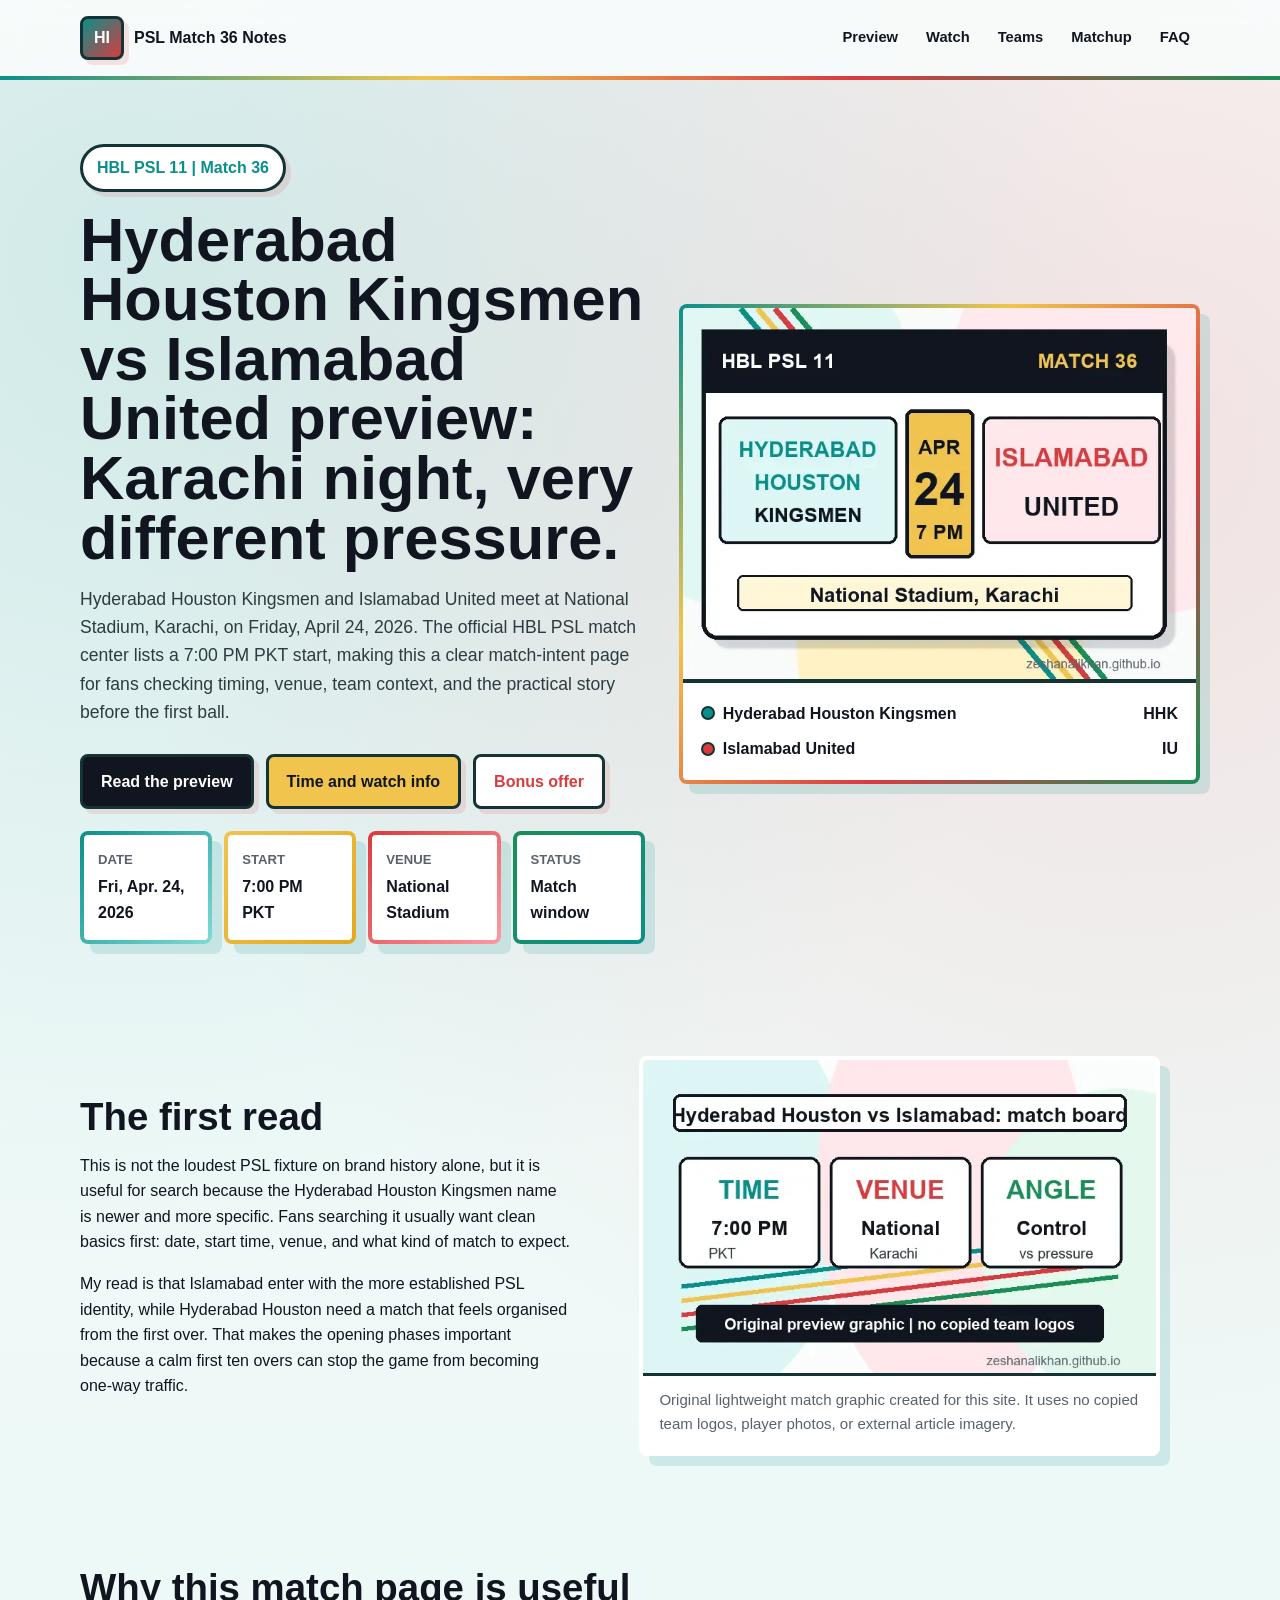
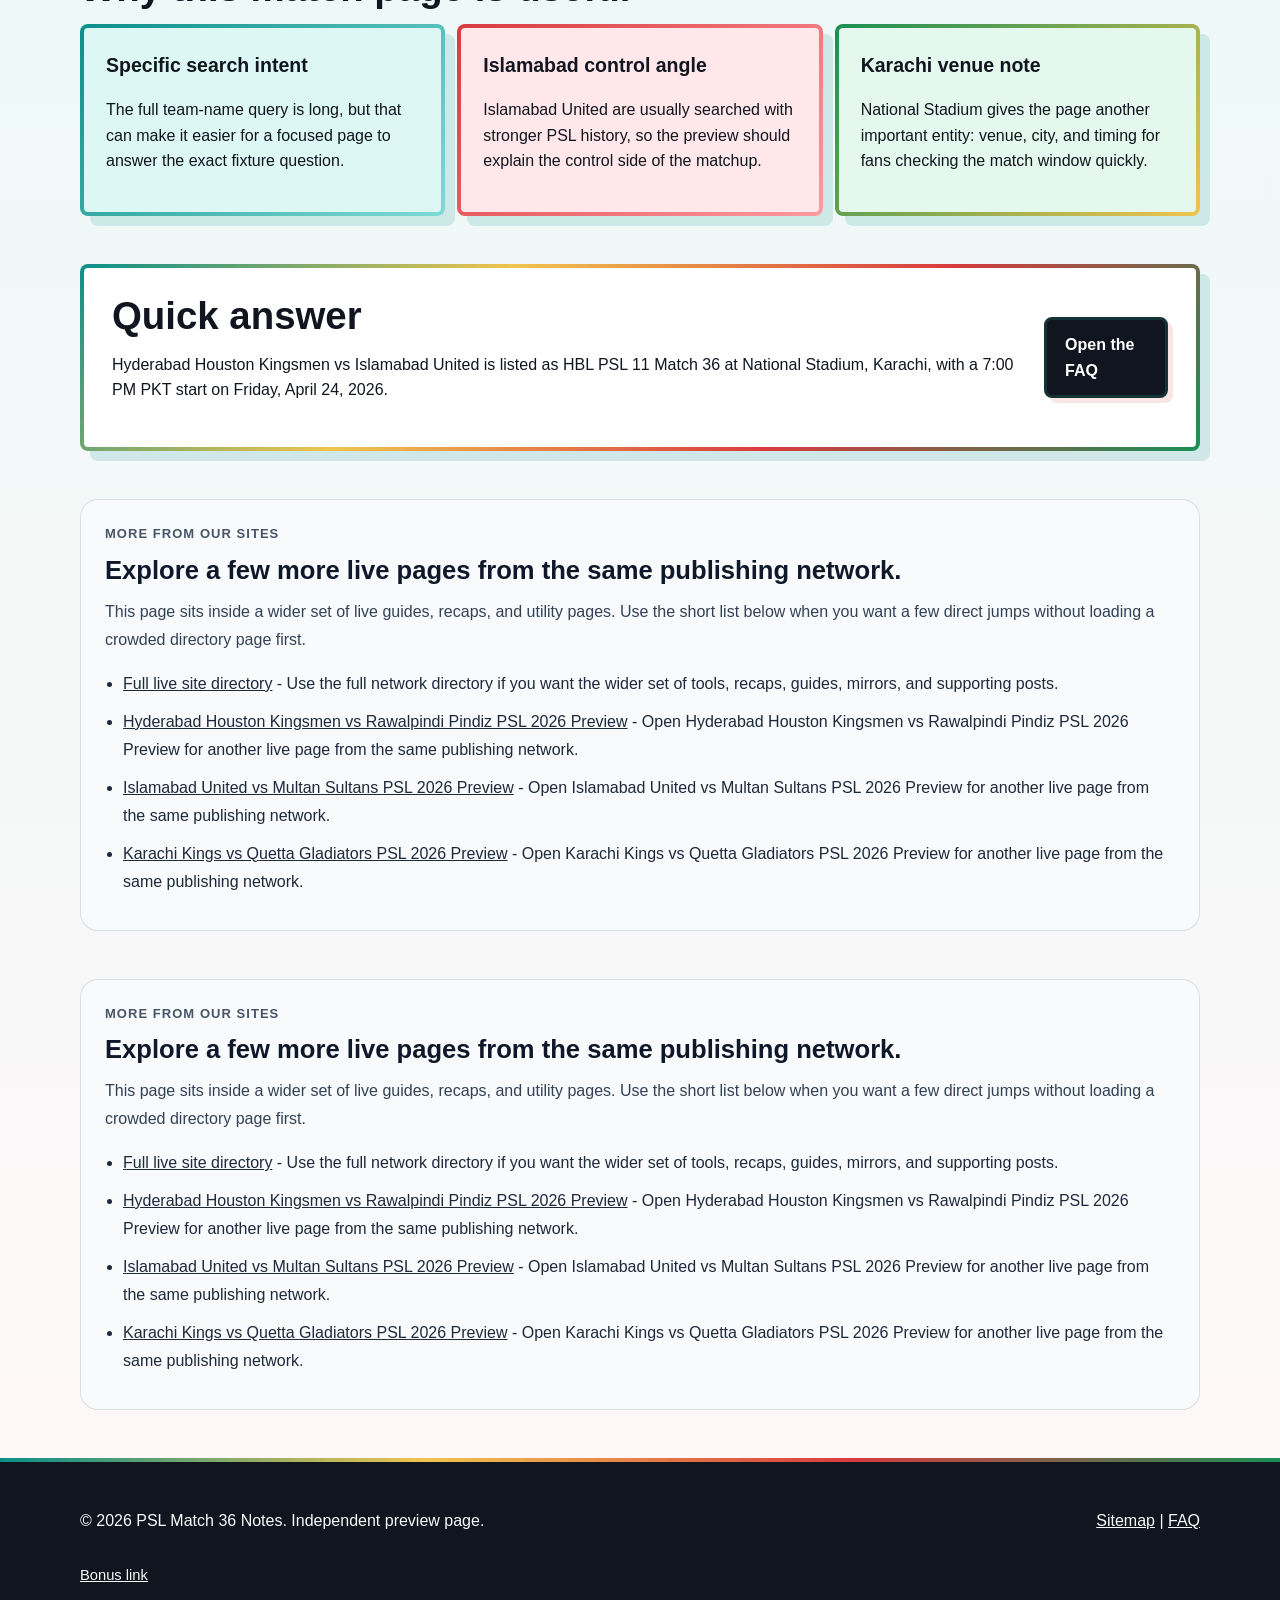
<file: index.html>
<!doctype html>
<html lang="en">
  <head>
    <meta charset="utf-8">
    <meta name="viewport" content="width=device-width, initial-scale=1">
    <meta name="google-site-verification" content="zPeMqoo2h3M_oqIertTkiu1rAj5quQBwW_J42bXbuFM">
    <title>Hyderabad Houston Kingsmen vs Islamabad United PSL 2026 Preview</title>
    <meta name="description" content="Original Hyderabad Houston Kingsmen vs Islamabad United HBL PSL 11 preview with match time, National Stadium venue notes, team context, and matchup angles.">
    <link rel="canonical" href="https://zeshanalikhan.github.io/hyderabad-houston-kingsmen-islamabad-united-psl-preview/">
    <meta property="og:title" content="Hyderabad Houston Kingsmen vs Islamabad United PSL 2026 Preview">
    <meta property="og:description" content="Hyderabad Houston Kingsmen meet Islamabad United in HBL PSL 11 Match 36 at National Stadium, Karachi.">
    <meta property="og:type" content="website">
    <meta property="og:url" content="https://zeshanalikhan.github.io/hyderabad-houston-kingsmen-islamabad-united-psl-preview/">
    <meta property="og:image" content="https://zeshanalikhan.github.io/hyderabad-houston-kingsmen-islamabad-united-psl-preview/assets/images/hhk-islamabad-hero.webp">
    <meta name="twitter:card" content="summary_large_image">
    <link rel="stylesheet" href="styles.css">
    <script type="application/ld+json">
      {
        "@context": "https://schema.org",
        "@type": "SportsEvent",
        "name": "Hyderabad Houston Kingsmen vs Islamabad United",
        "startDate": "2026-04-24T19:00:00+05:00",
        "eventStatus": "https://schema.org/EventScheduled",
        "eventAttendanceMode": "https://schema.org/OfflineEventAttendanceMode",
        "location": {
          "@type": "Place",
          "name": "National Stadium",
          "address": {
            "@type": "PostalAddress",
            "addressLocality": "Karachi",
            "addressCountry": "PK"
          }
        },
        "homeTeam": {"@type": "SportsTeam", "name": "Hyderabad Houston Kingsmen"},
        "awayTeam": {"@type": "SportsTeam", "name": "Islamabad United"},
        "sport": "Cricket"
      }
    </script>
  </head>
  <body>
    <a class="skip-link" href="#main">Skip to content</a>
    <header class="site-header">
      <div class="nav-wrap">
        <a class="brand" href="index.html" aria-label="Hyderabad Houston Kingsmen Islamabad United PSL preview home">
          <span class="brand-mark">HI</span>
          <span>PSL Match 36 Notes</span>
        </a>
        <nav class="nav-links" aria-label="Main navigation">
          <a href="pages/match-preview.html">Preview</a>
          <a href="pages/how-to-watch.html">Watch</a>
          <a href="pages/team-context.html">Teams</a>
          <a href="pages/matchup-notes.html">Matchup</a>
          <a href="pages/game-faq.html">FAQ</a>
        </nav>
      </div>
    </header>

    <main id="main">
      <section class="hero">
        <div class="hero-inner">
          <div class="hero-copy">
            <span class="eyebrow">HBL PSL 11 | Match 36</span>
            <h1>Hyderabad Houston Kingsmen vs Islamabad United preview: Karachi night, very different pressure.</h1>
            <p class="lede">Hyderabad Houston Kingsmen and Islamabad United meet at National Stadium, Karachi, on Friday, April 24, 2026. The official HBL PSL match center lists a 7:00 PM PKT start, making this a clear match-intent page for fans checking timing, venue, team context, and the practical story before the first ball.</p>
            <div class="cta-row">
              <a class="button" href="pages/match-preview.html">Read the preview</a>
              <a class="button secondary" href="pages/how-to-watch.html">Time and watch info</a>
              <a class="button ghost" href="https://www.profitablecpmratenetwork.com/j9f627innq?key=be46e17df9e34aa3b5b8e77e88a34740" rel="nofollow sponsored noopener" target="_blank">Bonus offer</a>
            </div>
            <div class="meta-grid" aria-label="Match quick facts">
              <div class="fact-card"><span>Date</span><strong>Fri, Apr. 24, 2026</strong></div>
              <div class="fact-card"><span>Start</span><strong>7:00 PM PKT</strong></div>
              <div class="fact-card"><span>Venue</span><strong>National Stadium</strong></div>
              <div class="fact-card"><span>Status</span><strong data-event-countdown>Checking match window</strong></div>
            </div>
          </div>
          <aside class="hero-card" aria-label="Match card">
            <img src="assets/images/hhk-islamabad-hero.webp" width="720" height="520" alt="Illustrated Hyderabad Houston Kingsmen vs Islamabad United PSL match card">
            <div class="scoreboard">
              <div class="score-row"><span><span class="team-dot hyderabad"></span>Hyderabad Houston Kingsmen</span><strong>HHK</strong></div>
              <div class="score-row"><span><span class="team-dot islamabad"></span>Islamabad United</span><strong>IU</strong></div>
            </div>
          </aside>
        </div>
      </section>

      <section class="section">
        <div class="two-col">
          <div>
            <h2>The first read</h2>
            <p>This is not the loudest PSL fixture on brand history alone, but it is useful for search because the Hyderabad Houston Kingsmen name is newer and more specific. Fans searching it usually want clean basics first: date, start time, venue, and what kind of match to expect.</p>
            <p>My read is that Islamabad enter with the more established PSL identity, while Hyderabad Houston need a match that feels organised from the first over. That makes the opening phases important because a calm first ten overs can stop the game from becoming one-way traffic.</p>
          </div>
          <figure class="image-frame">
            <img src="assets/images/hhk-islamabad-context.webp" width="720" height="440" alt="Illustrated PSL context board for Hyderabad Houston Kingsmen vs Islamabad United">
            <figcaption>Original lightweight match graphic created for this site. It uses no copied team logos, player photos, or external article imagery.</figcaption>
          </figure>
        </div>
      </section>

      <section class="section">
        <h2>Why this match page is useful</h2>
        <div class="card-grid">
          <article class="panel">
            <h3>Specific search intent</h3>
            <p>The full team-name query is long, but that can make it easier for a focused page to answer the exact fixture question.</p>
          </article>
          <article class="panel">
            <h3>Islamabad control angle</h3>
            <p>Islamabad United are usually searched with stronger PSL history, so the preview should explain the control side of the matchup.</p>
          </article>
          <article class="panel">
            <h3>Karachi venue note</h3>
            <p>National Stadium gives the page another important entity: venue, city, and timing for fans checking the match window quickly.</p>
          </article>
        </div>
      </section>

      <section class="section split-band">
        <div>
          <h2>Quick answer</h2>
          <p>Hyderabad Houston Kingsmen vs Islamabad United is listed as HBL PSL 11 Match 36 at National Stadium, Karachi, with a 7:00 PM PKT start on Friday, April 24, 2026.</p>
        </div>
        <a class="button" href="pages/game-faq.html">Open the FAQ</a>
      </section>

      <!-- NETWORK_LINKS_START -->
      <section data-network-links="true" aria-labelledby="network-links-heading" style="padding:0 0 48px;">
        <div style="width:min(1120px, calc(100% - 32px)); margin:0 auto;">
          <div style="border:1px solid rgba(15, 23, 42, 0.12); background:#f8fafc; border-radius:18px; padding:24px;">
            <p style="margin:0 0 10px; font-size:13px; font-weight:800; letter-spacing:0.08em; text-transform:uppercase; color:#475569;">More from our sites</p>
            <h2 id="network-links-heading" style="margin:0 0 12px; font-size:clamp(1.5rem, 2vw, 1.9rem); line-height:1.2; color:#0f172a;">Explore a few more live pages from the same publishing network.</h2>
            <p style="margin:0 0 16px; color:#334155; line-height:1.75;">This page sits inside a wider set of live guides, recaps, and utility pages. Use the short list below when you want a few direct jumps without loading a crowded directory page first.</p>
            <ul style="margin:0; padding-left:18px; color:#1e293b; line-height:1.75;">
          <li style="margin:0 0 10px;"><a href="https://zeshanalikhan.github.io/creator-app-hub-site/pages/site-directory.html">Full live site directory</a> - Use the full network directory if you want the wider set of tools, recaps, guides, mirrors, and supporting posts.</li>
          <li style="margin:0 0 10px;"><a href="https://zeshanalikhan.github.io/hyderabad-houston-kingsmen-rawalpindi-pindiz-psl-preview/">Hyderabad Houston Kingsmen vs Rawalpindi Pindiz PSL 2026 Preview</a> - Open Hyderabad Houston Kingsmen vs Rawalpindi Pindiz PSL 2026 Preview for another live page from the same publishing network.</li>
          <li style="margin:0 0 10px;"><a href="https://zeshanalikhan.github.io/islamabad-united-multan-sultans-psl-preview/">Islamabad United vs Multan Sultans PSL 2026 Preview</a> - Open Islamabad United vs Multan Sultans PSL 2026 Preview for another live page from the same publishing network.</li>
          <li style="margin:0 0 10px;"><a href="https://zeshanalikhan.github.io/karachi-kings-quetta-gladiators-psl-preview/">Karachi Kings vs Quetta Gladiators PSL 2026 Preview</a> - Open Karachi Kings vs Quetta Gladiators PSL 2026 Preview for another live page from the same publishing network.</li>
            </ul>
          </div>
        </div>
      </section>
      <!-- NETWORK_LINKS_END -->
    
      <!-- NETWORK_LINKS_START -->
      <section data-network-links="true" aria-labelledby="network-links-heading" style="padding:0 0 48px;">
        <div style="width:min(1120px, calc(100% - 32px)); margin:0 auto;">
          <div style="border:1px solid rgba(15, 23, 42, 0.12); background:#f8fafc; border-radius:18px; padding:24px;">
            <p style="margin:0 0 10px; font-size:13px; font-weight:800; letter-spacing:0.08em; text-transform:uppercase; color:#475569;">More from our sites</p>
            <h2 id="network-links-heading" style="margin:0 0 12px; font-size:clamp(1.5rem, 2vw, 1.9rem); line-height:1.2; color:#0f172a;">Explore a few more live pages from the same publishing network.</h2>
            <p style="margin:0 0 16px; color:#334155; line-height:1.75;">This page sits inside a wider set of live guides, recaps, and utility pages. Use the short list below when you want a few direct jumps without loading a crowded directory page first.</p>
            <ul style="margin:0; padding-left:18px; color:#1e293b; line-height:1.75;">
          <li style="margin:0 0 10px;"><a href="https://zeshanalikhan.github.io/creator-app-hub-site/pages/site-directory.html">Full live site directory</a> - Use the full network directory if you want the wider set of tools, recaps, guides, mirrors, and supporting posts.</li>
          <li style="margin:0 0 10px;"><a href="https://zeshanalikhan.github.io/hyderabad-houston-kingsmen-rawalpindi-pindiz-psl-preview/">Hyderabad Houston Kingsmen vs Rawalpindi Pindiz PSL 2026 Preview</a> - Open Hyderabad Houston Kingsmen vs Rawalpindi Pindiz PSL 2026 Preview for another live page from the same publishing network.</li>
          <li style="margin:0 0 10px;"><a href="https://zeshanalikhan.github.io/islamabad-united-multan-sultans-psl-preview/">Islamabad United vs Multan Sultans PSL 2026 Preview</a> - Open Islamabad United vs Multan Sultans PSL 2026 Preview for another live page from the same publishing network.</li>
          <li style="margin:0 0 10px;"><a href="https://zeshanalikhan.github.io/karachi-kings-quetta-gladiators-psl-preview/">Karachi Kings vs Quetta Gladiators PSL 2026 Preview</a> - Open Karachi Kings vs Quetta Gladiators PSL 2026 Preview for another live page from the same publishing network.</li>
            </ul>
          </div>
        </div>
      </section>
      <!-- NETWORK_LINKS_END -->
    </main>

    <footer class="site-footer">
      <div class="footer-inner">
        <p>&copy; <span data-year>2026</span> PSL Match 36 Notes. Independent preview page.</p>
        <p><a href="sitemap.xml">Sitemap</a> | <a href="pages/game-faq.html">FAQ</a></p>
      </div>
      <div class="adsterra-link-wrap">
        <a class="adsterra-link" href="https://www.profitablecpmratenetwork.com/j9f627innq?key=be46e17df9e34aa3b5b8e77e88a34740" rel="nofollow sponsored noopener" target="_blank">Bonus link</a>
      </div>
    </footer>
    <script src="app.js" defer></script>
  </body>
</html>
</file>
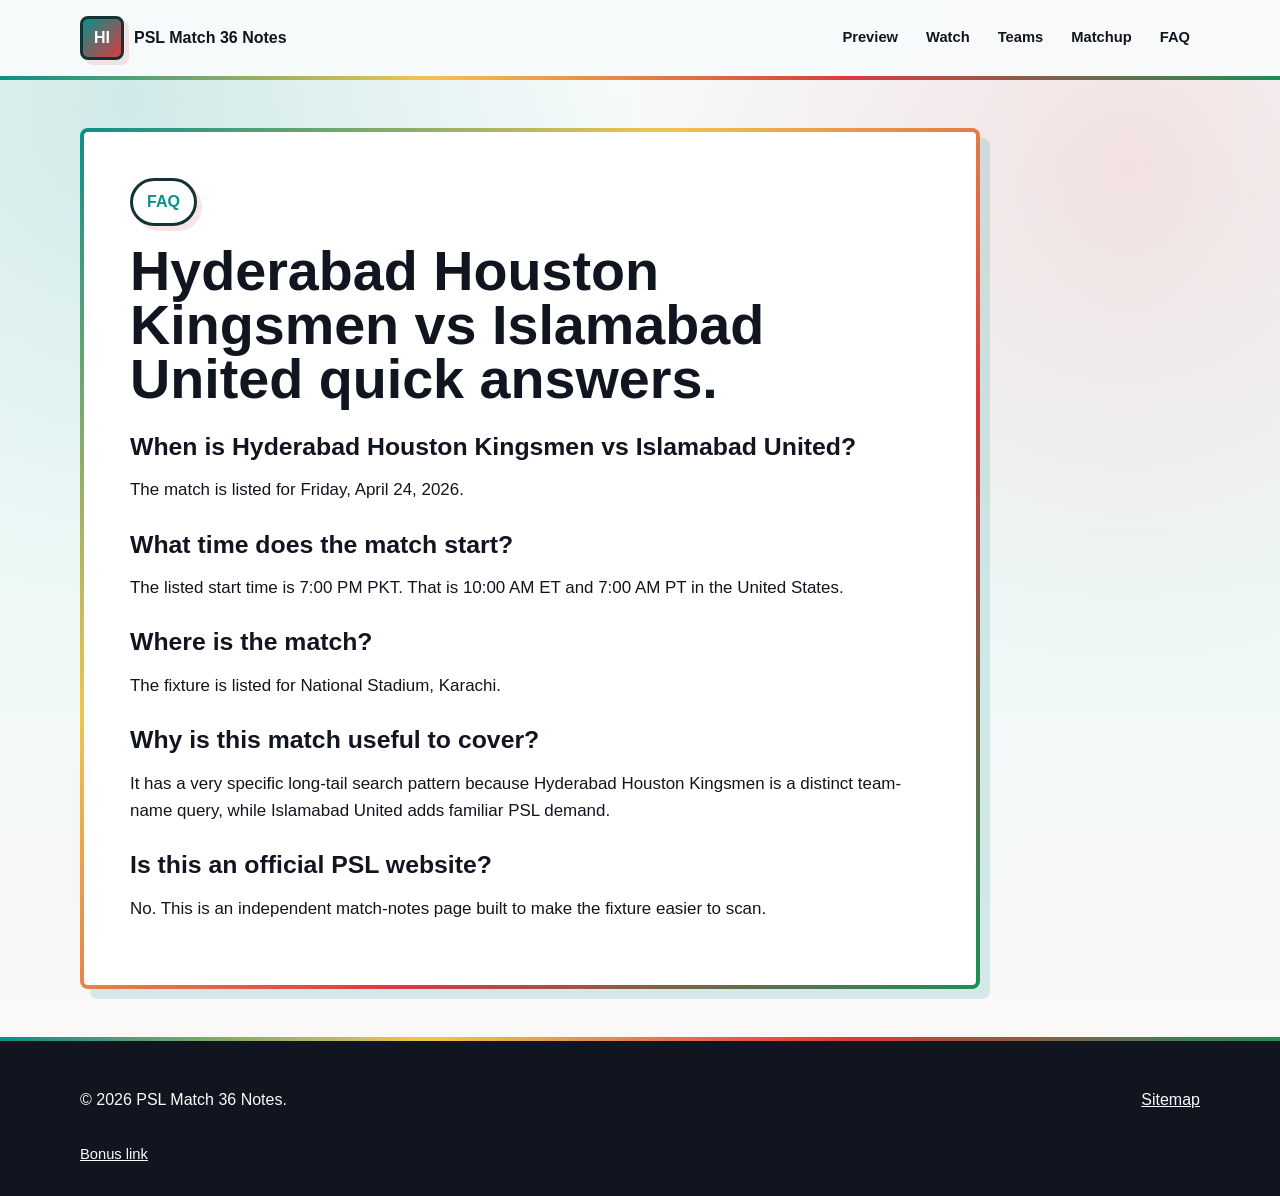
<file: pages/game-faq.html>
<!doctype html>
<html lang="en">
  <head>
    <meta charset="utf-8">
    <meta name="viewport" content="width=device-width, initial-scale=1">
    <meta name="google-site-verification" content="zPeMqoo2h3M_oqIertTkiu1rAj5quQBwW_J42bXbuFM">
    <title>Hyderabad Houston Kingsmen vs Islamabad United FAQ</title>
    <meta name="description" content="Quick FAQ for Hyderabad Houston Kingsmen vs Islamabad United PSL 2026, including date, start time, venue, and match context.">
    <link rel="canonical" href="https://zeshanalikhan.github.io/hyderabad-houston-kingsmen-islamabad-united-psl-preview/pages/game-faq.html">
    <link rel="stylesheet" href="../styles.css">
    <script type="application/ld+json">
      {
        "@context": "https://schema.org",
        "@type": "FAQPage",
        "mainEntity": [
          {"@type": "Question", "name": "When is Hyderabad Houston Kingsmen vs Islamabad United?", "acceptedAnswer": {"@type": "Answer", "text": "The match is listed for Friday, April 24, 2026."}},
          {"@type": "Question", "name": "What time does Hyderabad Houston vs Islamabad start?", "acceptedAnswer": {"@type": "Answer", "text": "The listed start time is 7:00 PM Pakistan time."}},
          {"@type": "Question", "name": "Where is Hyderabad Houston vs Islamabad being played?", "acceptedAnswer": {"@type": "Answer", "text": "The venue is National Stadium, Karachi."}}
        ]
      }
    </script>
  </head>
  <body>
    <header class="site-header"><div class="nav-wrap"><a class="brand" href="../index.html"><span class="brand-mark">HI</span><span>PSL Match 36 Notes</span></a><nav class="nav-links"><a href="match-preview.html">Preview</a><a href="how-to-watch.html">Watch</a><a href="team-context.html">Teams</a><a href="matchup-notes.html">Matchup</a><a href="game-faq.html">FAQ</a></nav></div></header>
    <main class="page-shell">
      <article class="article faq">
        <span class="eyebrow">FAQ</span>
        <h1>Hyderabad Houston Kingsmen vs Islamabad United quick answers.</h1>
        <h2>When is Hyderabad Houston Kingsmen vs Islamabad United?</h2>
        <p>The match is listed for Friday, April 24, 2026.</p>
        <h2>What time does the match start?</h2>
        <p>The listed start time is 7:00 PM PKT. That is 10:00 AM ET and 7:00 AM PT in the United States.</p>
        <h2>Where is the match?</h2>
        <p>The fixture is listed for National Stadium, Karachi.</p>
        <h2>Why is this match useful to cover?</h2>
        <p>It has a very specific long-tail search pattern because Hyderabad Houston Kingsmen is a distinct team-name query, while Islamabad United adds familiar PSL demand.</p>
        <h2>Is this an official PSL website?</h2>
        <p>No. This is an independent match-notes page built to make the fixture easier to scan.</p>
      </article>
    </main>
    <footer class="site-footer"><div class="footer-inner"><p>&copy; <span data-year>2026</span> PSL Match 36 Notes.</p><p><a href="../sitemap.xml">Sitemap</a></p></div><div class="adsterra-link-wrap"><a class="adsterra-link" href="https://www.profitablecpmratenetwork.com/j9f627innq?key=be46e17df9e34aa3b5b8e77e88a34740" rel="nofollow sponsored noopener" target="_blank">Bonus link</a></div></footer>
    <script src="../app.js" defer></script>
  </body>
</html>
</file>
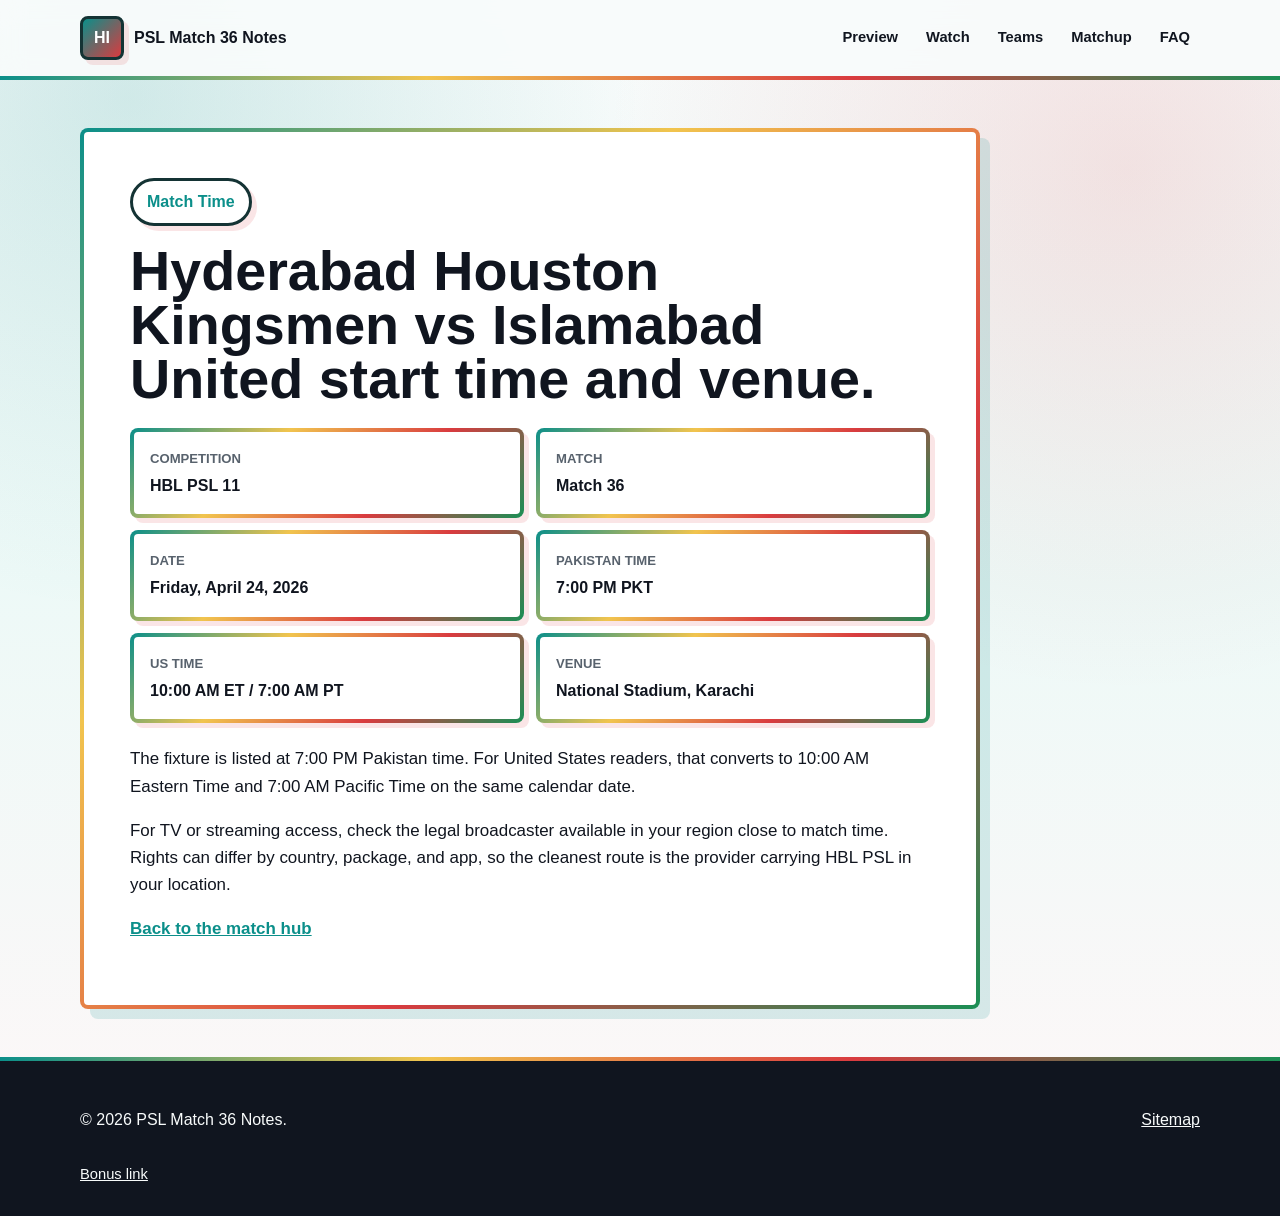
<file: pages/how-to-watch.html>
<!doctype html>
<html lang="en">
  <head>
    <meta charset="utf-8">
    <meta name="viewport" content="width=device-width, initial-scale=1">
    <meta name="google-site-verification" content="zPeMqoo2h3M_oqIertTkiu1rAj5quQBwW_J42bXbuFM">
    <title>Hyderabad Houston vs Islamabad Match Time and Watch Info</title>
    <meta name="description" content="Hyderabad Houston Kingsmen vs Islamabad United PSL 2026 match time, Pakistan time conversion, National Stadium venue, and quick fixture notes.">
    <link rel="canonical" href="https://zeshanalikhan.github.io/hyderabad-houston-kingsmen-islamabad-united-psl-preview/pages/how-to-watch.html">
    <link rel="stylesheet" href="../styles.css">
  </head>
  <body>
    <header class="site-header"><div class="nav-wrap"><a class="brand" href="../index.html"><span class="brand-mark">HI</span><span>PSL Match 36 Notes</span></a><nav class="nav-links"><a href="match-preview.html">Preview</a><a href="how-to-watch.html">Watch</a><a href="team-context.html">Teams</a><a href="matchup-notes.html">Matchup</a><a href="game-faq.html">FAQ</a></nav></div></header>
    <main class="page-shell">
      <article class="article">
        <span class="eyebrow">Match Time</span>
        <h1>Hyderabad Houston Kingsmen vs Islamabad United start time and venue.</h1>
        <div class="info-list">
          <div><span>Competition</span><strong>HBL PSL 11</strong></div>
          <div><span>Match</span><strong>Match 36</strong></div>
          <div><span>Date</span><strong>Friday, April 24, 2026</strong></div>
          <div><span>Pakistan time</span><strong>7:00 PM PKT</strong></div>
          <div><span>US time</span><strong>10:00 AM ET / 7:00 AM PT</strong></div>
          <div><span>Venue</span><strong>National Stadium, Karachi</strong></div>
        </div>
        <p>The fixture is listed at 7:00 PM Pakistan time. For United States readers, that converts to 10:00 AM Eastern Time and 7:00 AM Pacific Time on the same calendar date.</p>
        <p>For TV or streaming access, check the legal broadcaster available in your region close to match time. Rights can differ by country, package, and app, so the cleanest route is the provider carrying HBL PSL in your location.</p>
        <p><a class="text-link" href="../index.html">Back to the match hub</a></p>
      </article>
    </main>
    <footer class="site-footer"><div class="footer-inner"><p>&copy; <span data-year>2026</span> PSL Match 36 Notes.</p><p><a href="../sitemap.xml">Sitemap</a></p></div><div class="adsterra-link-wrap"><a class="adsterra-link" href="https://www.profitablecpmratenetwork.com/j9f627innq?key=be46e17df9e34aa3b5b8e77e88a34740" rel="nofollow sponsored noopener" target="_blank">Bonus link</a></div></footer>
    <script src="../app.js" defer></script>
  </body>
</html>
</file>
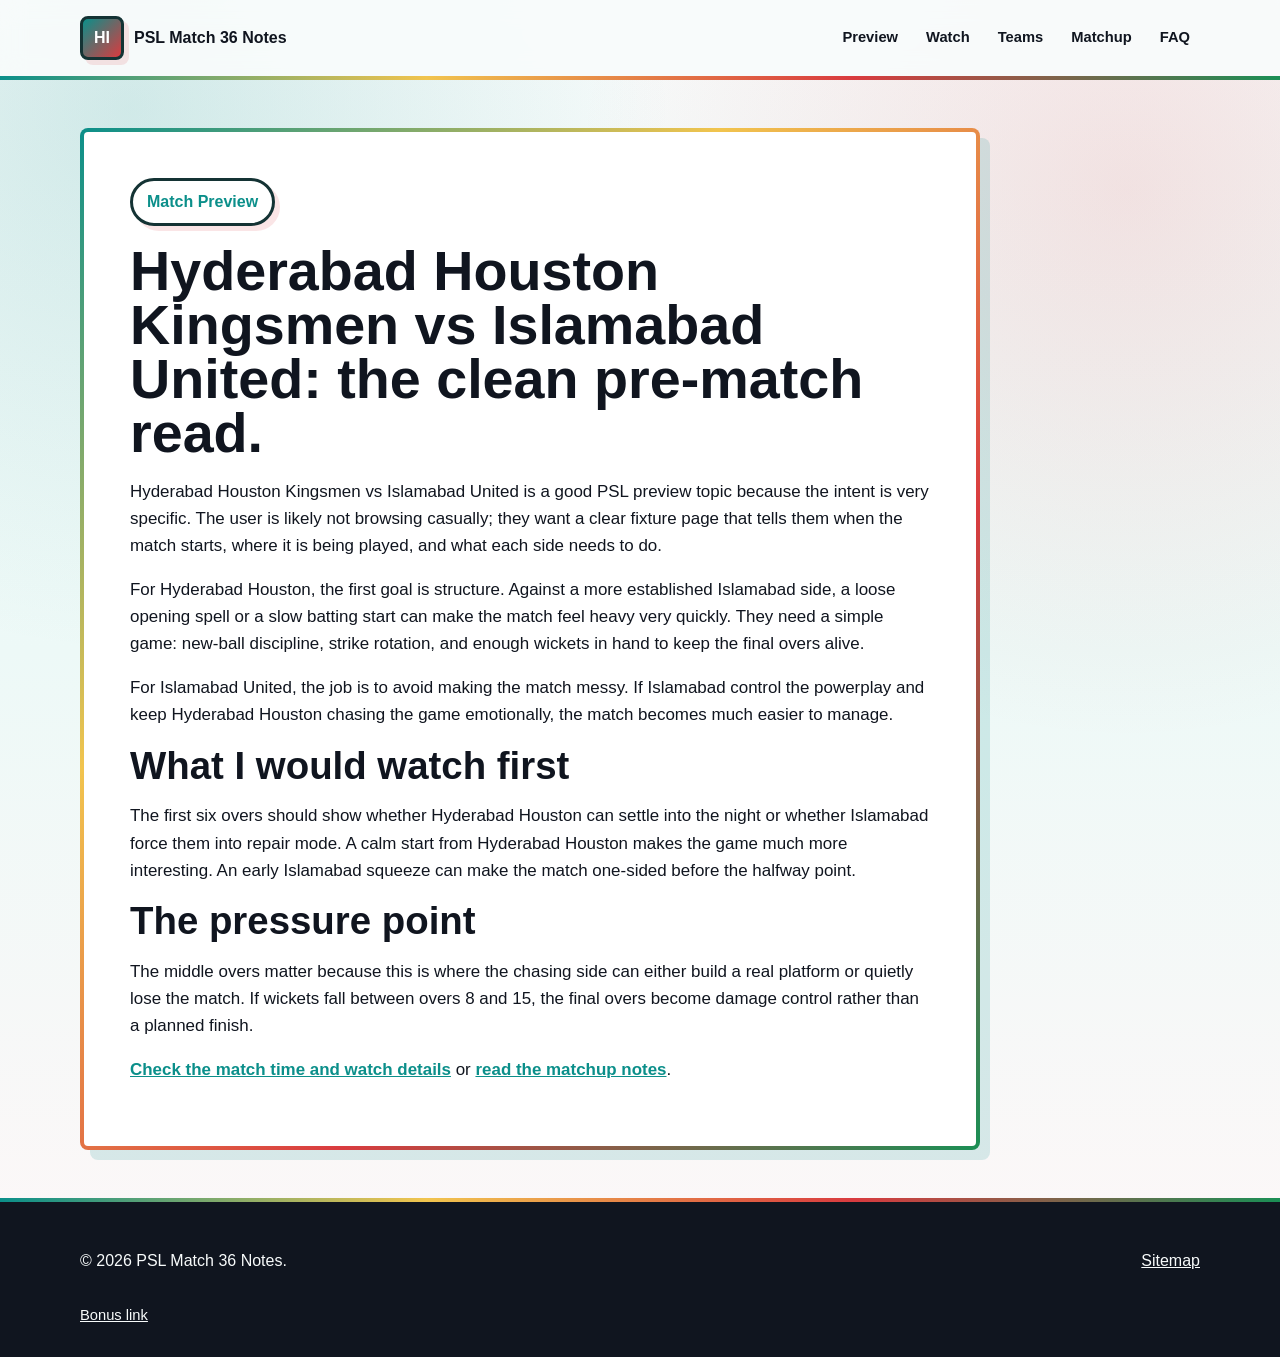
<file: pages/match-preview.html>
<!doctype html>
<html lang="en">
  <head>
    <meta charset="utf-8">
    <meta name="viewport" content="width=device-width, initial-scale=1">
    <meta name="google-site-verification" content="zPeMqoo2h3M_oqIertTkiu1rAj5quQBwW_J42bXbuFM">
    <title>Hyderabad Houston Kingsmen vs Islamabad United Match Preview</title>
    <meta name="description" content="Original Hyderabad Houston Kingsmen vs Islamabad United PSL match preview with Karachi venue notes, pressure points, and tactical pre-match angles.">
    <link rel="canonical" href="https://zeshanalikhan.github.io/hyderabad-houston-kingsmen-islamabad-united-psl-preview/pages/match-preview.html">
    <link rel="stylesheet" href="../styles.css">
  </head>
  <body>
    <header class="site-header"><div class="nav-wrap"><a class="brand" href="../index.html"><span class="brand-mark">HI</span><span>PSL Match 36 Notes</span></a><nav class="nav-links"><a href="match-preview.html">Preview</a><a href="how-to-watch.html">Watch</a><a href="team-context.html">Teams</a><a href="matchup-notes.html">Matchup</a><a href="game-faq.html">FAQ</a></nav></div></header>
    <main class="page-shell">
      <article class="article">
        <span class="eyebrow">Match Preview</span>
        <h1>Hyderabad Houston Kingsmen vs Islamabad United: the clean pre-match read.</h1>
        <p>Hyderabad Houston Kingsmen vs Islamabad United is a good PSL preview topic because the intent is very specific. The user is likely not browsing casually; they want a clear fixture page that tells them when the match starts, where it is being played, and what each side needs to do.</p>
        <p>For Hyderabad Houston, the first goal is structure. Against a more established Islamabad side, a loose opening spell or a slow batting start can make the match feel heavy very quickly. They need a simple game: new-ball discipline, strike rotation, and enough wickets in hand to keep the final overs alive.</p>
        <p>For Islamabad United, the job is to avoid making the match messy. If Islamabad control the powerplay and keep Hyderabad Houston chasing the game emotionally, the match becomes much easier to manage.</p>
        <h2>What I would watch first</h2>
        <p>The first six overs should show whether Hyderabad Houston can settle into the night or whether Islamabad force them into repair mode. A calm start from Hyderabad Houston makes the game much more interesting. An early Islamabad squeeze can make the match one-sided before the halfway point.</p>
        <h2>The pressure point</h2>
        <p>The middle overs matter because this is where the chasing side can either build a real platform or quietly lose the match. If wickets fall between overs 8 and 15, the final overs become damage control rather than a planned finish.</p>
        <p><a class="text-link" href="how-to-watch.html">Check the match time and watch details</a> or <a class="text-link" href="matchup-notes.html">read the matchup notes</a>.</p>
      </article>
    </main>
    <footer class="site-footer"><div class="footer-inner"><p>&copy; <span data-year>2026</span> PSL Match 36 Notes.</p><p><a href="../sitemap.xml">Sitemap</a></p></div><div class="adsterra-link-wrap"><a class="adsterra-link" href="https://www.profitablecpmratenetwork.com/j9f627innq?key=be46e17df9e34aa3b5b8e77e88a34740" rel="nofollow sponsored noopener" target="_blank">Bonus link</a></div></footer>
    <script src="../app.js" defer></script>
  </body>
</html>
</file>
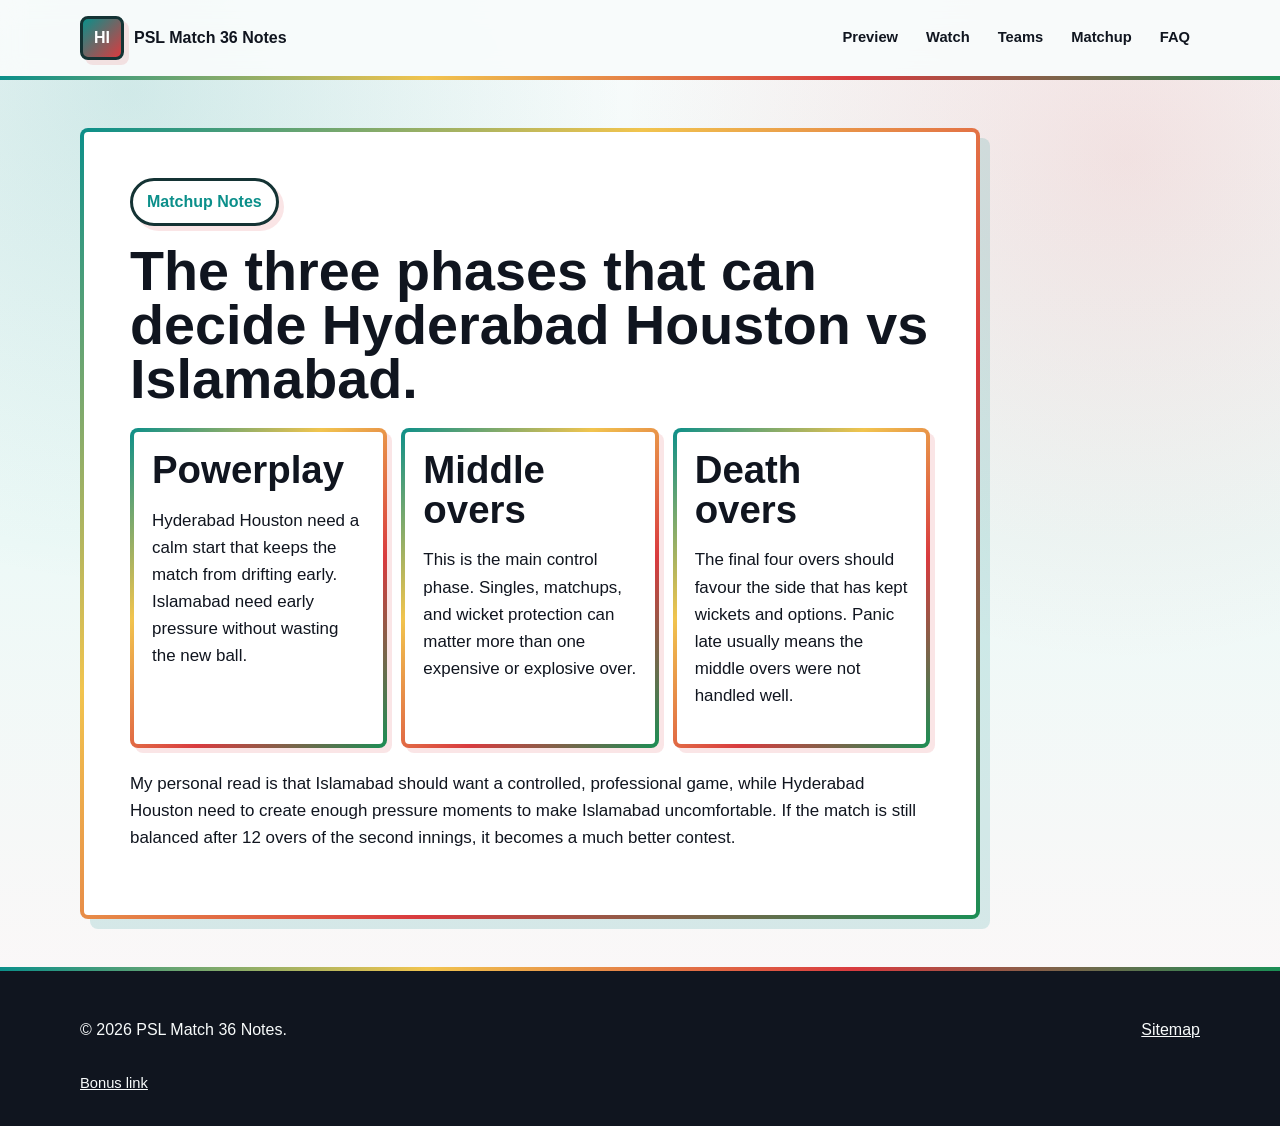
<file: pages/matchup-notes.html>
<!doctype html>
<html lang="en">
  <head>
    <meta charset="utf-8">
    <meta name="viewport" content="width=device-width, initial-scale=1">
    <meta name="google-site-verification" content="zPeMqoo2h3M_oqIertTkiu1rAj5quQBwW_J42bXbuFM">
    <title>Hyderabad Houston vs Islamabad Matchup Notes</title>
    <meta name="description" content="Matchup notes for Hyderabad Houston Kingsmen vs Islamabad United in HBL PSL 11, including powerplay, middle overs, and death overs.">
    <link rel="canonical" href="https://zeshanalikhan.github.io/hyderabad-houston-kingsmen-islamabad-united-psl-preview/pages/matchup-notes.html">
    <link rel="stylesheet" href="../styles.css">
  </head>
  <body>
    <header class="site-header"><div class="nav-wrap"><a class="brand" href="../index.html"><span class="brand-mark">HI</span><span>PSL Match 36 Notes</span></a><nav class="nav-links"><a href="match-preview.html">Preview</a><a href="how-to-watch.html">Watch</a><a href="team-context.html">Teams</a><a href="matchup-notes.html">Matchup</a><a href="game-faq.html">FAQ</a></nav></div></header>
    <main class="page-shell">
      <article class="article">
        <span class="eyebrow">Matchup Notes</span>
        <h1>The three phases that can decide Hyderabad Houston vs Islamabad.</h1>
        <div class="phase-grid">
          <section>
            <h2>Powerplay</h2>
            <p>Hyderabad Houston need a calm start that keeps the match from drifting early. Islamabad need early pressure without wasting the new ball.</p>
          </section>
          <section>
            <h2>Middle overs</h2>
            <p>This is the main control phase. Singles, matchups, and wicket protection can matter more than one expensive or explosive over.</p>
          </section>
          <section>
            <h2>Death overs</h2>
            <p>The final four overs should favour the side that has kept wickets and options. Panic late usually means the middle overs were not handled well.</p>
          </section>
        </div>
        <p>My personal read is that Islamabad should want a controlled, professional game, while Hyderabad Houston need to create enough pressure moments to make Islamabad uncomfortable. If the match is still balanced after 12 overs of the second innings, it becomes a much better contest.</p>
      </article>
    </main>
    <footer class="site-footer"><div class="footer-inner"><p>&copy; <span data-year>2026</span> PSL Match 36 Notes.</p><p><a href="../sitemap.xml">Sitemap</a></p></div><div class="adsterra-link-wrap"><a class="adsterra-link" href="https://www.profitablecpmratenetwork.com/j9f627innq?key=be46e17df9e34aa3b5b8e77e88a34740" rel="nofollow sponsored noopener" target="_blank">Bonus link</a></div></footer>
    <script src="../app.js" defer></script>
  </body>
</html>
</file>
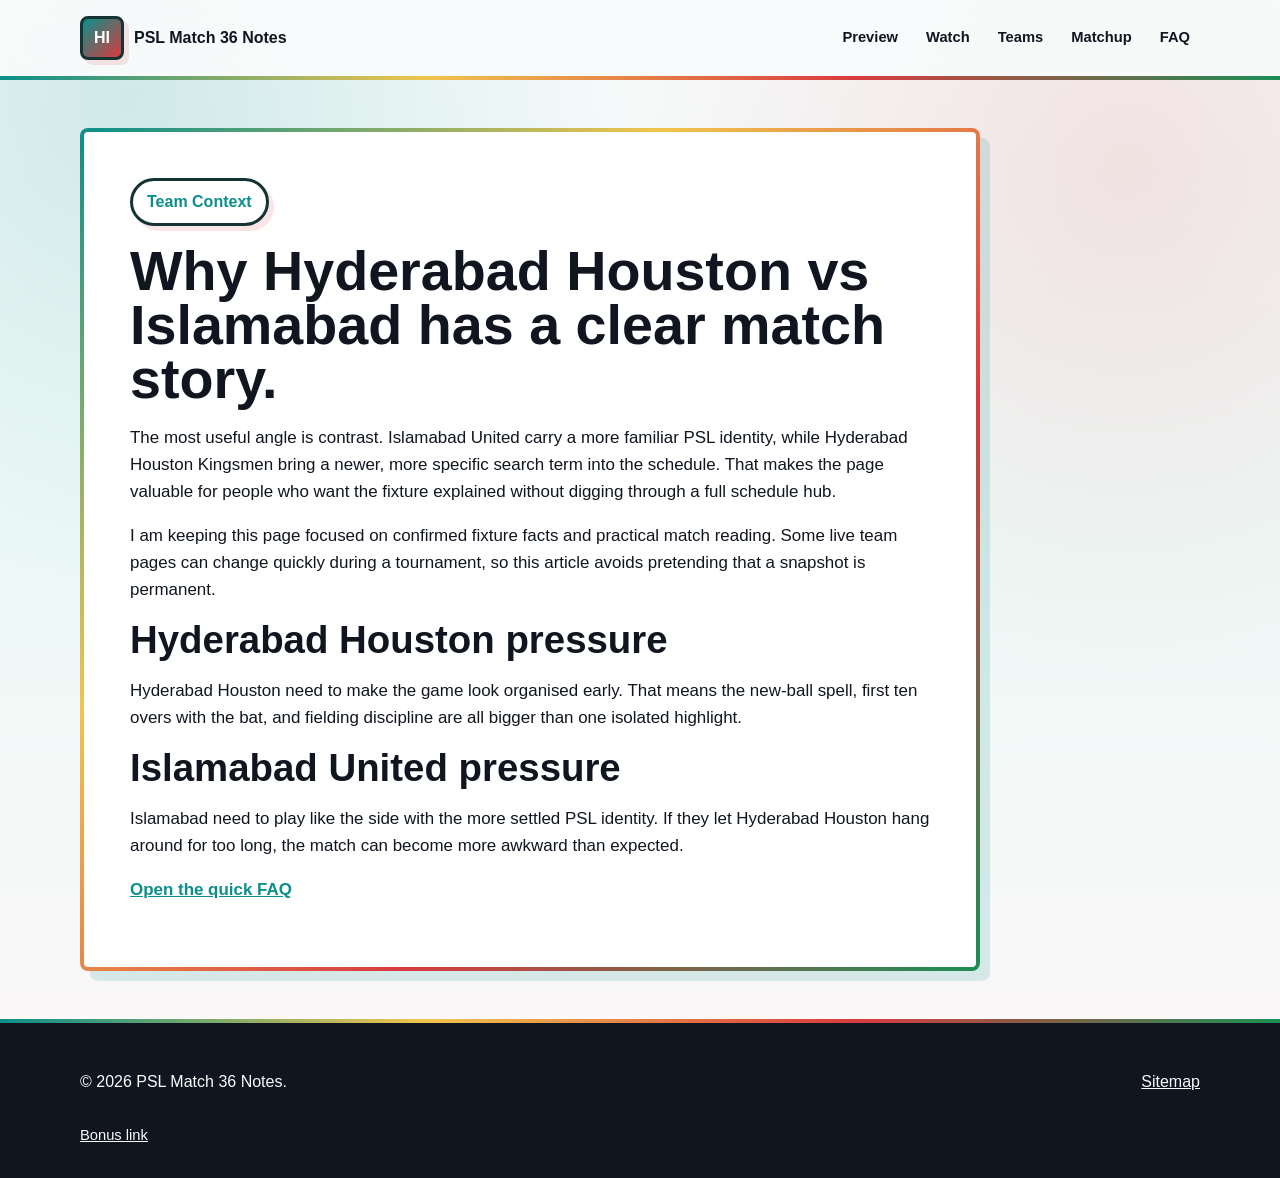
<file: pages/team-context.html>
<!doctype html>
<html lang="en">
  <head>
    <meta charset="utf-8">
    <meta name="viewport" content="width=device-width, initial-scale=1">
    <meta name="google-site-verification" content="zPeMqoo2h3M_oqIertTkiu1rAj5quQBwW_J42bXbuFM">
    <title>Hyderabad Houston vs Islamabad Team Context</title>
    <meta name="description" content="Team context for Hyderabad Houston Kingsmen vs Islamabad United in HBL PSL 11 with why Match 36 matters late in the league stage.">
    <link rel="canonical" href="https://zeshanalikhan.github.io/hyderabad-houston-kingsmen-islamabad-united-psl-preview/pages/team-context.html">
    <link rel="stylesheet" href="../styles.css">
  </head>
  <body>
    <header class="site-header"><div class="nav-wrap"><a class="brand" href="../index.html"><span class="brand-mark">HI</span><span>PSL Match 36 Notes</span></a><nav class="nav-links"><a href="match-preview.html">Preview</a><a href="how-to-watch.html">Watch</a><a href="team-context.html">Teams</a><a href="matchup-notes.html">Matchup</a><a href="game-faq.html">FAQ</a></nav></div></header>
    <main class="page-shell">
      <article class="article">
        <span class="eyebrow">Team Context</span>
        <h1>Why Hyderabad Houston vs Islamabad has a clear match story.</h1>
        <p>The most useful angle is contrast. Islamabad United carry a more familiar PSL identity, while Hyderabad Houston Kingsmen bring a newer, more specific search term into the schedule. That makes the page valuable for people who want the fixture explained without digging through a full schedule hub.</p>
        <p>I am keeping this page focused on confirmed fixture facts and practical match reading. Some live team pages can change quickly during a tournament, so this article avoids pretending that a snapshot is permanent.</p>
        <h2>Hyderabad Houston pressure</h2>
        <p>Hyderabad Houston need to make the game look organised early. That means the new-ball spell, first ten overs with the bat, and fielding discipline are all bigger than one isolated highlight.</p>
        <h2>Islamabad United pressure</h2>
        <p>Islamabad need to play like the side with the more settled PSL identity. If they let Hyderabad Houston hang around for too long, the match can become more awkward than expected.</p>
        <p><a class="text-link" href="game-faq.html">Open the quick FAQ</a></p>
      </article>
    </main>
    <footer class="site-footer"><div class="footer-inner"><p>&copy; <span data-year>2026</span> PSL Match 36 Notes.</p><p><a href="../sitemap.xml">Sitemap</a></p></div><div class="adsterra-link-wrap"><a class="adsterra-link" href="https://www.profitablecpmratenetwork.com/j9f627innq?key=be46e17df9e34aa3b5b8e77e88a34740" rel="nofollow sponsored noopener" target="_blank">Bonus link</a></div></footer>
    <script src="../app.js" defer></script>
  </body>
</html>
</file>
<file: styles.css>
:root {
  --ink: #10151f;
  --paper: #f8fbfb;
  --panel: #ffffff;
  --muted: #58626d;
  --line: #143334;
  --hyderabad: #0b8f8a;
  --islamabad: #d93b3f;
  --green: #1a8f55;
  --gold: #f1c44e;
  --aqua: #ddf7f5;
  --rose: #ffe7ea;
  --leaf: #e4f8ed;
  --shadow: 10px 10px 0 rgba(11, 143, 138, 0.15);
  --soft-shadow: 5px 5px 0 rgba(217, 59, 63, 0.13);
}

* { box-sizing: border-box; }
html { scroll-behavior: smooth; }

body {
  margin: 0;
  background:
    radial-gradient(circle at 10% 8%, rgba(11, 143, 138, 0.16), transparent 32%),
    radial-gradient(circle at 88% 14%, rgba(217, 59, 63, 0.13), transparent 34%),
    linear-gradient(180deg, #f8fbfb 0%, #edf9f7 48%, #fff7f8 100%);
  color: var(--ink);
  font-family: Arial, Helvetica, sans-serif;
  line-height: 1.6;
}

a { color: inherit; }
img { display: block; max-width: 100%; height: auto; }

.skip-link {
  position: absolute;
  left: 12px;
  top: -80px;
  z-index: 30;
  background: var(--ink);
  color: #fff;
  padding: 10px 14px;
  border-radius: 6px;
}
.skip-link:focus { top: 12px; }

.site-header {
  position: sticky;
  top: 0;
  z-index: 20;
  background: rgba(248, 251, 251, 0.95);
  border-bottom: 4px solid transparent;
  border-image: linear-gradient(90deg, var(--hyderabad), var(--gold), var(--islamabad), var(--green)) 1;
  backdrop-filter: blur(12px);
}

.nav-wrap, .hero-inner, .section, .footer-inner, .page-shell, .adsterra-link-wrap {
  width: min(1120px, calc(100% - 32px));
  margin: 0 auto;
}

.nav-wrap {
  min-height: 76px;
  display: flex;
  align-items: center;
  justify-content: space-between;
  gap: 22px;
}

.brand {
  display: inline-flex;
  align-items: center;
  gap: 10px;
  text-decoration: none;
  font-weight: 900;
}

.brand-mark {
  width: 44px;
  height: 44px;
  display: inline-grid;
  place-items: center;
  border-radius: 8px;
  background: linear-gradient(135deg, var(--hyderabad), var(--islamabad));
  color: #fff;
  border: 3px solid var(--line);
  box-shadow: var(--soft-shadow);
}

.nav-links {
  display: flex;
  flex-wrap: wrap;
  justify-content: flex-end;
  gap: 8px;
}
.nav-links a {
  text-decoration: none;
  font-size: 0.92rem;
  font-weight: 800;
  padding: 8px 10px;
  border-radius: 6px;
}
.nav-links a:hover { background: var(--aqua); }

.hero { padding: 64px 0 48px; }
.hero-inner {
  display: grid;
  grid-template-columns: minmax(0, 1.04fr) minmax(320px, 0.96fr);
  align-items: center;
  gap: 34px;
}

.eyebrow {
  display: inline-flex;
  align-items: center;
  gap: 8px;
  background: #fff;
  border: 3px solid var(--line);
  border-radius: 999px;
  padding: 8px 14px;
  color: var(--hyderabad);
  font-weight: 900;
  letter-spacing: 0;
  box-shadow: var(--soft-shadow);
}

h1, h2, h3, p { overflow-wrap: anywhere; }
h1 {
  margin: 18px 0;
  font-size: clamp(2.35rem, 4.8vw, 5rem);
  line-height: 0.97;
  letter-spacing: 0;
}
h2 {
  margin: 0 0 16px;
  font-size: clamp(1.75rem, 3vw, 3rem);
  line-height: 1.04;
}
h3 { margin: 0 0 10px; font-size: 1.22rem; }
.lede { max-width: 66ch; color: #2e3b40; font-size: 1.1rem; }

.cta-row {
  display: flex;
  flex-wrap: wrap;
  gap: 12px;
  margin: 28px 0 22px;
}

.button {
  display: inline-flex;
  min-height: 48px;
  align-items: center;
  justify-content: center;
  padding: 12px 18px;
  border-radius: 8px;
  border: 3px solid var(--line);
  background: var(--ink);
  color: #fff;
  font-weight: 900;
  text-decoration: none;
  box-shadow: var(--soft-shadow);
}
.button.secondary { background: var(--gold); color: var(--ink); }
.button.ghost { background: #fff; color: var(--islamabad); }
.button:hover { transform: translate(-1px, -1px); }

.meta-grid, .card-grid {
  display: grid;
  grid-template-columns: repeat(4, minmax(0, 1fr));
  gap: 12px;
}

.fact-card, .panel, .hero-card, .image-frame, .article, .info-list div, .phase-grid section {
  background: var(--panel);
  border: 4px solid transparent;
  border-radius: 8px;
  box-shadow: var(--shadow);
  background-image: linear-gradient(var(--panel), var(--panel)), linear-gradient(135deg, var(--hyderabad), var(--gold), var(--islamabad), var(--green));
  background-origin: border-box;
  background-clip: padding-box, border-box;
}

.fact-card { padding: 14px; }
.fact-card:nth-child(1) { background-image: linear-gradient(#ffffff, #ffffff), linear-gradient(135deg, var(--hyderabad), #80dad6); }
.fact-card:nth-child(2) { background-image: linear-gradient(#ffffff, #ffffff), linear-gradient(135deg, var(--gold), #e4a820); }
.fact-card:nth-child(3) { background-image: linear-gradient(#ffffff, #ffffff), linear-gradient(135deg, var(--islamabad), #ff9aa0); }
.fact-card:nth-child(4) { background-image: linear-gradient(#ffffff, #ffffff), linear-gradient(135deg, var(--green), var(--hyderabad)); }
.fact-card span, .info-list span {
  display: block;
  color: var(--muted);
  font-size: 0.82rem;
  font-weight: 900;
  text-transform: uppercase;
}
.fact-card strong, .info-list strong {
  display: block;
  margin-top: 4px;
  font-size: 1rem;
}

.hero-card { overflow: hidden; }
.scoreboard {
  border-top: 4px solid var(--line);
  padding: 18px;
  display: grid;
  gap: 10px;
}
.score-row {
  display: flex;
  justify-content: space-between;
  gap: 16px;
  align-items: center;
  font-weight: 900;
}
.score-row span { display: inline-flex; align-items: center; gap: 8px; }
.team-dot {
  width: 14px;
  height: 14px;
  border-radius: 50%;
  border: 2px solid var(--line);
}
.team-dot.hyderabad { background: var(--hyderabad); }
.team-dot.islamabad { background: var(--islamabad); }

.section { padding: 48px 0; }
.two-col {
  display: grid;
  grid-template-columns: minmax(0, 0.9fr) minmax(300px, 1.1fr);
  gap: 28px;
  align-items: center;
}

.image-frame { overflow: hidden; background: #fff; }
.image-frame figcaption {
  padding: 12px 16px 16px;
  color: var(--muted);
  font-size: 0.94rem;
  border-top: 3px solid var(--line);
}

.card-grid { grid-template-columns: repeat(3, minmax(0, 1fr)); }
.panel { padding: 22px; }
.panel:nth-child(1) { background-image: linear-gradient(var(--aqua), var(--aqua)), linear-gradient(135deg, var(--hyderabad), #80dad6); }
.panel:nth-child(2) { background-image: linear-gradient(var(--rose), var(--rose)), linear-gradient(135deg, var(--islamabad), #ff9aa0); }
.panel:nth-child(3) { background-image: linear-gradient(var(--leaf), var(--leaf)), linear-gradient(135deg, var(--green), var(--gold)); }

.split-band {
  display: flex;
  justify-content: space-between;
  gap: 24px;
  align-items: center;
  background: #fff;
  border: 4px solid transparent;
  border-radius: 8px;
  box-shadow: var(--shadow);
  padding: 28px;
  margin-bottom: 48px;
  background-image: linear-gradient(#fff, #fff), linear-gradient(135deg, var(--hyderabad), var(--gold), var(--islamabad), var(--green));
  background-origin: border-box;
  background-clip: padding-box, border-box;
}

.page-shell { padding: 48px 0; }
.article {
  padding: clamp(22px, 4vw, 46px);
  max-width: 900px;
}
.article h1 { font-size: clamp(2.15rem, 4.35vw, 4.25rem); }
.article p { font-size: 1.06rem; }
.text-link { color: var(--hyderabad); font-weight: 900; }

.info-list {
  display: grid;
  grid-template-columns: repeat(2, minmax(0, 1fr));
  gap: 12px;
  margin: 22px 0;
}
.info-list div { padding: 16px; box-shadow: var(--soft-shadow); }

.phase-grid {
  display: grid;
  grid-template-columns: repeat(3, minmax(0, 1fr));
  gap: 14px;
  margin: 22px 0;
}
.phase-grid section { padding: 18px; box-shadow: var(--soft-shadow); }
.faq h2 { margin-top: 28px; font-size: 1.55rem; }

.site-footer {
  background: var(--ink);
  color: #f8fbfb;
  padding: 30px 0;
  border-top: 4px solid transparent;
  border-image: linear-gradient(90deg, var(--hyderabad), var(--gold), var(--islamabad), var(--green)) 1;
}
.footer-inner {
  display: flex;
  justify-content: space-between;
  gap: 18px;
  flex-wrap: wrap;
}
.site-footer a { color: #f8fbfb; }
.adsterra-link-wrap { margin-top: 12px; }
.adsterra-link { color: #f8fbfb; font-size: 0.92rem; }

@media (max-width: 860px) {
  .nav-wrap, .footer-inner, .split-band {
    align-items: flex-start;
    flex-direction: column;
  }
  .hero-inner, .two-col, .meta-grid, .card-grid, .info-list, .phase-grid {
    grid-template-columns: 1fr;
  }
  .hero { padding-top: 36px; }
  .nav-links { justify-content: flex-start; }
}
</file>
